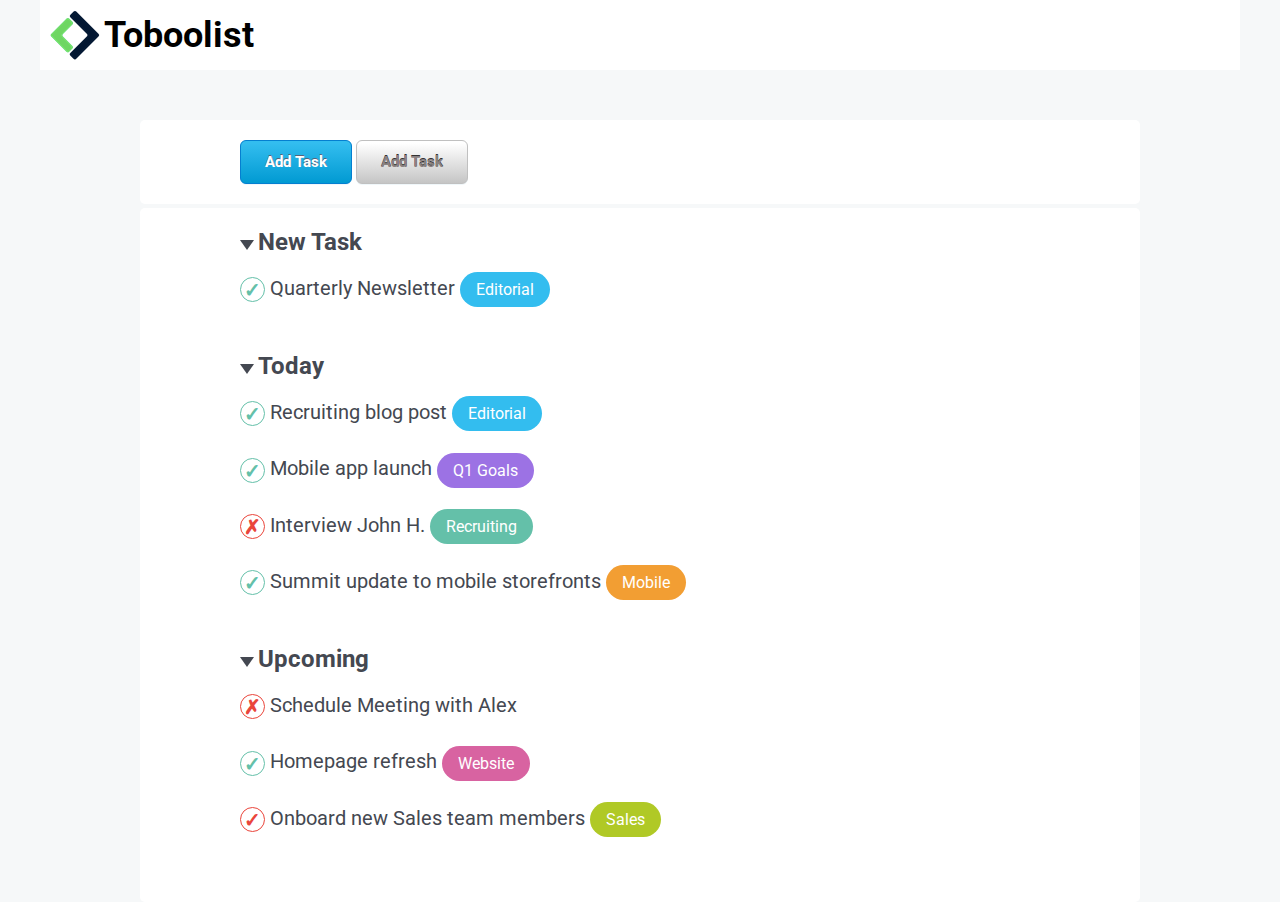
<file: index.html>
<!DOCTYPE html>
<html lang="en">
<head>
    <meta charset="UTF-8">
    <meta http-equiv="X-UA-Compatible" content="IE=edge">
    <meta name="viewport" content="width=device-width, initial-scale=1.0">
    <!-- ----FONT---- -->
    <link rel="preconnect" href="https://fonts.googleapis.com">
    <link rel="preconnect" href="https://fonts.gstatic.com" crossorigin>
    <link href="https://fonts.googleapis.com/css2?family=PT+Sans:ital,wght@0,400;0,700;1,400;1,700&family=Roboto:ital,wght@0,400;0,700;0,900;1,300&display=swap" rel="stylesheet">     <link rel="stylesheet" href="./css/style.css">
    <!-- ----CSS---- -->
    <link rel="stylesheet" href="./css/style.css">
    <title>Toboolist</title>
</head>
<body>
    <div id="container">
        <header>
            <div>
                <img src="./img/logo.png" alt="Toboolist Logo">
            </div>
            <div>
                <h1>Toboolist</h1>
            </div>
        </header>
        <main>
            <section class="add">
                <a href="#" class="addTask">Add Task</a>
                <a href="#" class="addSection">Add Task</a>
            </section>
            <section class="listTask">
                <section class="newTask">
                    <span class="triangle-down"></span>
                    <h2>New Task</h2>
                    <ul>
                        <li><span class="roundgreen">&check;</span> Quarterly Newsletter <span class="editorial">Editorial</span></li>
                    </ul>
                </section>
                <section class="today">
                    <span class="triangle-down"></span>
                    <h2>Today</h2>
                    <ul>
                        <li><span class="roundgreen">&check;</span> Recruiting blog post <span class="editorial">Editorial</span></li>
                        <li><span class="roundgreen">&check;</span> Mobile app launch <span class="goals">Q1 Goals</span></li>
                        <li><span class="roundred">&cross;</span> Interview John H. <span class="recruit">Recruiting</span></li>
                        <li><span class="roundgreen">&check;</span> Summit update to mobile storefronts <span class="mobile">Mobile</span></li>
                    </ul>
                </section>
                <section class="upcoming">
                    <span class="triangle-down"></span>
                    <h2>Upcoming</h2>
                    <ul>
                        <li><span class="roundred">&cross;</span> Schedule Meeting with Alex</li>
                        <li><span class="roundgreen">&check;</span> Homepage refresh <span class="web">Website</span></li>
                        <li><span class="roundred">&check;</span> Onboard new Sales team members <span class="sales">Sales</span></li>
                    </ul>
                </section>
            </section>
        </main>
    </div>
</body>
</html>
</file>
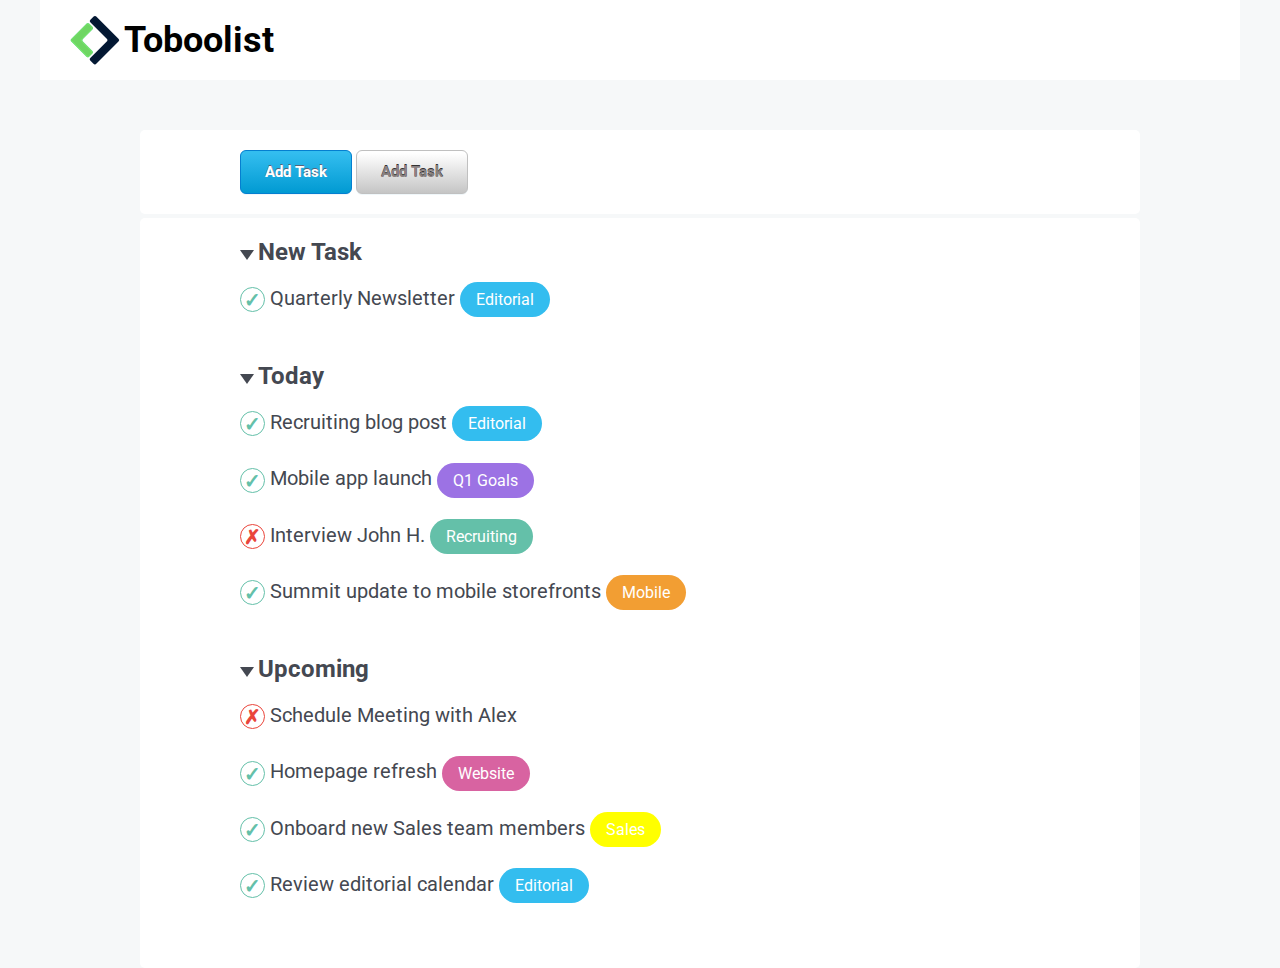
<file: Correzione/index.html>
<!DOCTYPE html>
<html lang="en">
<head>
    <meta charset="UTF-8">
    <meta http-equiv="X-UA-Compatible" content="IE=edge">
    <meta name="viewport" content="width=device-width, initial-scale=1.0">
    <!-- ----FONT---- -->
    <link rel="preconnect" href="https://fonts.googleapis.com">
    <link rel="preconnect" href="https://fonts.gstatic.com" crossorigin>
    <link href="https://fonts.googleapis.com/css2?family=PT+Sans:ital,wght@0,400;0,700;1,400;1,700&family=Roboto:ital,wght@0,400;0,700;0,900;1,300&display=swap" rel="stylesheet">     <link rel="stylesheet" href="./css/style.css">
    <!-- ----CSS---- -->
    <link rel="stylesheet" href="./css/style.css">
    <title>Toboolist</title>
</head>
<body>
    <div id="container">
        <header>
            <img src="./img/logo.png" alt="Toboolist Logo">
            <span class="logo-text">Toboolist</span>
        </header>
        <main>
            <section class="add">
                <a href="#" class="addTask">Add Task</a>
                <a href="#" class="addSection">Add Task</a>
            </section>
            <section class="listTask">
                <section class="newTask">
                    <span class="triangle-down"></span>
                    <h2>New Task</h2>
                    <ul>
                        <li><span class="round roundgreen">&check;</span> Quarterly Newsletter <span class="tag editorial">Editorial</span></li>
                    </ul>
                </section>
                <section class="today">
                    <span class="triangle-down"></span>
                    <h2>Today</h2>
                    <ul>
                        <li><span class="round roundgreen">&check;</span> Recruiting blog post <span class="tag editorial">Editorial</span></li>
                        <li><span class="round roundgreen">&check;</span> Mobile app launch <span class="tag goals">Q1 Goals</span></li>
                        <li><span class="round roundred">&cross;</span> Interview John H. <span class="tag recruit">Recruiting</span></li>
                        <li><span class="round roundgreen">&check;</span> Summit update to mobile storefronts <span class="tag mobile">Mobile</span></li>
                    </ul>
                </section>
                <section class="upcoming">
                    <span class="triangle-down"></span>
                    <h2>Upcoming</h2>
                    <ul>
                        <li><span class="round roundred">&cross;</span> Schedule Meeting with Alex</li>
                        <li><span class="round roundgreen">&check;</span> Homepage refresh <span class="tag web">Website</span></li>
                        <li><span class="round roundgreen">&check;</span> Onboard new Sales team members <span class="tag sales">Sales</span></li>
                        <li><span class="round roundgreen">&check;</span> Review editorial calendar <span class="tag editorial">Editorial</span></li>
                    </ul>
                </section>
            </section>
        </main>
    </div>
</body>
</html>
</file>
<file: css/style.css>
*{
    margin: 0;
    padding: 0;
    box-sizing: border-box;
    font-family: 'Roboto', sans-serif;
}

body{
    background-color: #F6F8F9;
}

#container{
    width:1200px;
    margin: 0 auto;
}

header{
    background-color: white;
    height: 70px;
    padding: 10px;
}

header h1{
    font-size: 36px;
    font-weight: bold;
}

header div{
    display: inline-block;
    height: 50px;
    line-height: 50px;
    vertical-align: middle;
}

main{
    width:1000px;
    margin: 0 auto;
    margin-top: 50px;
}

.add{
    background-color: white;
    padding: 20px 100px;
    border-radius: 5px;
}

.listTask{
    background-color: white;
    padding: 20px 100px;
    border-radius: 5px;
    margin-top: 4px;
}

ul {
    list-style: none;
    margin-bottom: 50px;
}

li{
    margin-bottom: 30px;
    color: #444851;
    font-size: 20px;;
}

.listTask h2{
    display: inline-block;
    color: #444851;
    margin-bottom: 20px;;
}

/* ---------------BOTTONI E TAG--------------- */
.addTask {
	box-shadow: 0px 1px 0px 0px #f0f7fa;
	background:linear-gradient(to bottom, #33bdef 5%, #019ad2 100%);
	background-color:#33bdef;
	border-radius:6px;
	border:1px solid #057fd0;
	display:inline-block;
	cursor:pointer;
	color:#ffffff;
	font-size:15px;
	font-weight:bold;
	padding:12px 24px;
	text-decoration:none;
	text-shadow:0px -1px 0px #5b6178;
}
.addTask:hover {
	background:linear-gradient(to bottom, #019ad2 5%, #33bdef 100%);
	background-color:#019ad2;
}
.addTask:active {
	position:relative;
	top:1px;
}

.addSection {
	box-shadow: 0px 1px 0px 0px #f0f7fa;
	background:linear-gradient(to bottom, #ffffff 5%, #c5c5c5 100%);
	background-color:#FFFFFF;
	border-radius:6px;
	border:1px solid #C0C0C0;
	display:inline-block;
	cursor:pointer;
	color:rgb(138, 130, 130);
	font-size:15px;
	font-weight:bold;
	padding:12px 24px;
	text-decoration:none;
	text-shadow:0px -1px 0px #333333;
}
.addSection:hover {
	background:linear-gradient(to bottom, #c5c5c5 5%, #ffffff 100%);
	background-color:#c5c5c5;
}
.addSection:active {
	position:relative;
	top:1px;
}

.editorial{
    background-color:#33bdef;
    border-radius: 32px;
    padding: 8px 16px;
    color: white;
    vertical-align: middle;
    font-size: 16px;
}

.goals{
    background-color:#9c72e4;
    border-radius: 32px;
    padding: 8px 16px;
    color: white;
    vertical-align: middle;
    font-size: 16px;
}

.recruit{
    background-color:#64c0a9;
    border-radius: 32px;
    padding: 8px 16px;
    color: white;
    vertical-align: middle;
    font-size: 16px;
}

.mobile{
    background-color:#f29e33;
    border-radius: 32px;
    padding: 8px 16px;
    color: white;
    vertical-align: middle;
    font-size: 16px;
}

.web{
    background-color:#d863a1;
    border-radius: 32px;
    padding: 8px 16px;
    color: white;
    vertical-align: middle;
    font-size: 16px;
}

.sales{
    background-color:#b0c926;
    border-radius: 32px;
    padding: 8px 16px;
    color: white;
    vertical-align: middle;
    font-size: 16px;
}


/* ---------------SIMBOL--------------- */
.triangle-down{
    width: 0;
    height: 0;
    border-left: 7px solid transparent;
    border-right: 7px solid transparent;
    border-top: 10px solid #444851;
    display: inline-block;
  }

  .roundgreen{
    border: 1px #64c0a9 solid;
    border-radius: 50%;
    color: #64c0a9;
    display: inline-block;
    height:25px;
    width: 25px;
    text-align: center;
    font-weight: bold;
    vertical-align: middle;
    line-height: 25px;;
}

.roundred{
    border: 1px #ea453b solid;
    border-radius: 50%;
    color: #ea453b;
    display: inline-block;
    height:25px;
    width: 25px;
    text-align: center;
    font-weight: bold;
    vertical-align: middle;
    line-height: 25px;;
}
</file>
<file: Correzione/css/style.css>
*{
    margin: 0;
    padding: 0;
    box-sizing: border-box;
    font-family: 'Roboto', sans-serif;
}

body{
    background-color: #F6F8F9;
}

#container{
    width:1200px;
    margin: 0 auto;
}

header{
    background-color: white;
    padding: 15px 30px;
}

.logo-text{
    font-size: 36px;
    font-weight: bold;
    vertical-align: middle;
}

header img{
    vertical-align: middle;
}

main{
    width:1000px;
    margin: 0 auto;
    margin-top: 50px;
}

.add{
    background-color: white;
    padding: 20px 100px;
    border-radius: 5px;
}

.listTask{
    background-color: white;
    padding: 20px 100px;
    border-radius: 5px;
    margin-top: 4px;
}

ul {
    list-style: none;
    margin-bottom: 50px;
}

li{
    margin-bottom: 30px;
    color: #444851;
    font-size: 20px;;
}

.listTask h2{
    display: inline-block;
    color: #444851;
    margin-bottom: 20px;;
}

/* ---------------BOTTONI E TAG--------------- */
.addTask {
	box-shadow: 0px 1px 0px 0px #f0f7fa;
	background:linear-gradient(to bottom, #33bdef 5%, #019ad2 100%);
	background-color:#33bdef;
	border-radius:6px;
	border:1px solid #057fd0;
	display:inline-block;
	cursor:pointer;
	color:#ffffff;
	font-size:15px;
	font-weight:bold;
	padding:12px 24px;
	text-decoration:none;
	text-shadow:0px -1px 0px #5b6178;
}
.addTask:hover {
	background:linear-gradient(to bottom, #019ad2 5%, #33bdef 100%);
	background-color:#019ad2;
}
.addTask:active {
	position:relative;
	top:1px;
}

.addSection {
	box-shadow: 0px 1px 0px 0px #f0f7fa;
	background:linear-gradient(to bottom, #ffffff 5%, #c5c5c5 100%);
	background-color:#FFFFFF;
	border-radius:6px;
	border:1px solid #C0C0C0;
	display:inline-block;
	cursor:pointer;
	color:rgb(138, 130, 130);
	font-size:15px;
	font-weight:bold;
	padding:12px 24px;
	text-decoration:none;
	text-shadow:0px -1px 0px #333333;
}
.addSection:hover {
	background:linear-gradient(to bottom, #c5c5c5 5%, #ffffff 100%);
	background-color:#c5c5c5;
}
.addSection:active {
	position:relative;
	top:1px;
}

.tag{
    border-radius: 32px;
    padding: 8px 16px;
    color: white;
    vertical-align: middle;
    font-size: 16px;
}

.editorial{
    background-color:#33bdef;
}

.goals{
    background-color:#9c72e4;
}

.recruit{
    background-color:#64c0a9;
}

.mobile{
    background-color:#f29e33;
}

.web{
    background-color:#d863a1;
}

.sales{
    background-color:yellow;
}


/* ---------------SIMBOL--------------- */
.triangle-down{
    width: 0;
    height: 0;
    border-left: 7px solid transparent;
    border-right: 7px solid transparent;
    border-top: 10px solid #444851;
    display: inline-block;
  }

.round{
    border-radius: 50%;
    display: inline-block;
    height:25px;
    width: 25px;
    text-align: center;
    font-weight: bold;
    vertical-align: middle;
    line-height: 25px;
}

.roundgreen{
    border: 1px #64c0a9 solid;
    color: #64c0a9;
}

.roundred{
    border: 1px #ea453b solid;
    color: #ea453b;
}
</file>
